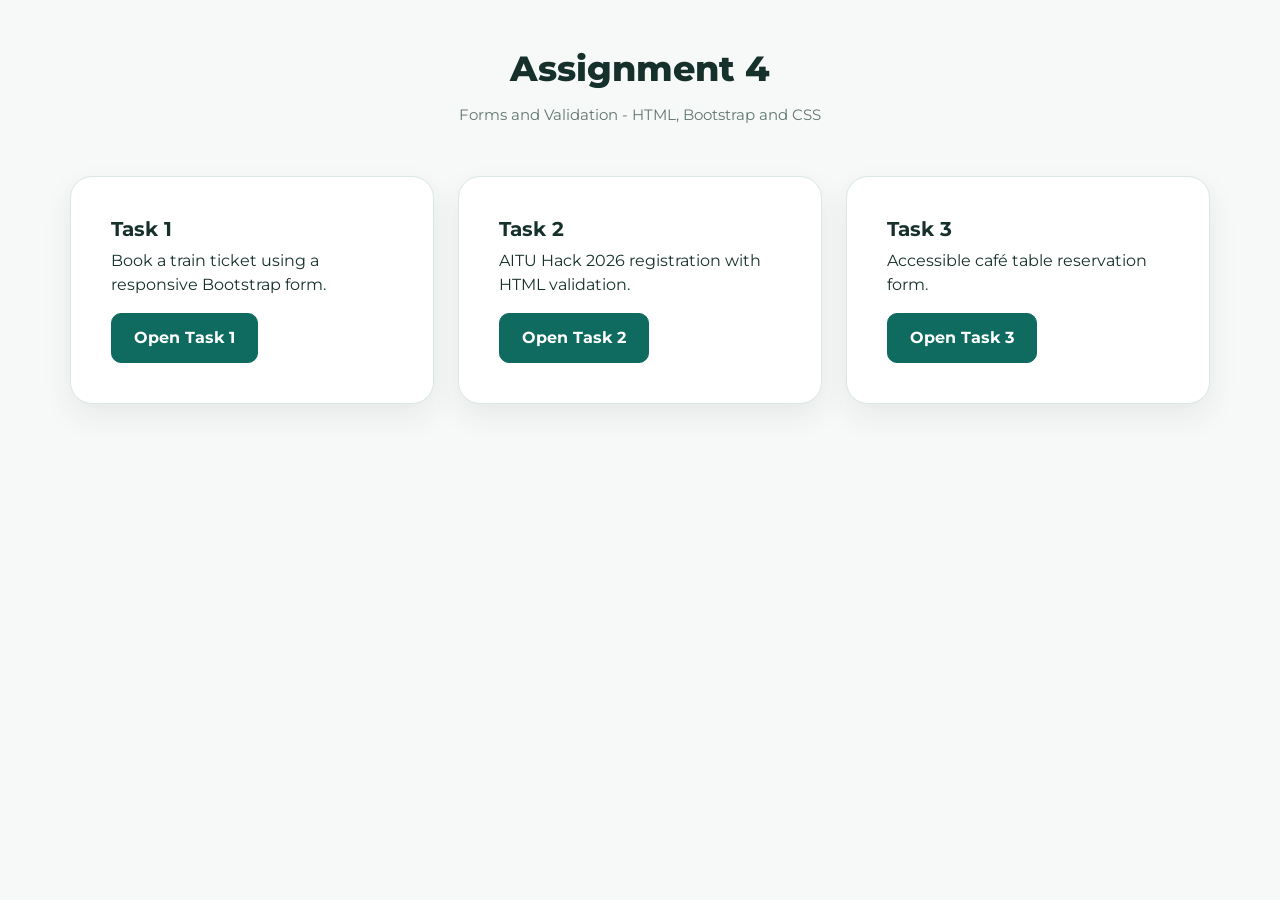
<file: index.html>
<!DOCTYPE html>
<html lang="en">
<head>
  <meta charset="UTF-8">
  <meta name="viewport" content="width=device-width, initial-scale=1.0">
  <title>Assignment 4 - Forms and Validation</title>

  <link rel="stylesheet" href="css/bootstrap.min.css">
  <link rel="stylesheet" href="css/style.css">
</head>
<body>

 <main class="container py-5 home-container">
    <div class="text-center mb-5">
      <h1 class="page-title">Assignment 4</h1>
      <p class="page-subtitle">
        Forms and Validation - HTML, Bootstrap and CSS
      </p>
    </div>

    <div class="row g-4">

      <div class="col-12 col-md-4">
        <div class="form-panel h-100">
          <h2 class="h5 fw-bold">Task 1</h2>
          <p>Book a train ticket using a responsive Bootstrap form.</p>
          <a href="task1.html" class="btn primary-action">
            Open Task 1
          </a>
        </div>
      </div>

      <div class="col-12 col-md-4">
        <div class="form-panel h-100">
          <h2 class="h5 fw-bold">Task 2</h2>
          <p>AITU Hack 2026 registration with HTML validation.</p>
          <a href="task2.html" class="btn primary-action">
            Open Task 2
          </a>
        </div>
      </div>

      <div class="col-12 col-md-4">
        <div class="form-panel h-100">
          <h2 class="h5 fw-bold">Task 3</h2>
          <p>Accessible café table reservation form.</p>
          <a href="task3.html" class="btn primary-action">
            Open Task 3
          </a>
        </div>
      </div>

    </div>
  </main>

</body>
</html>
</file>
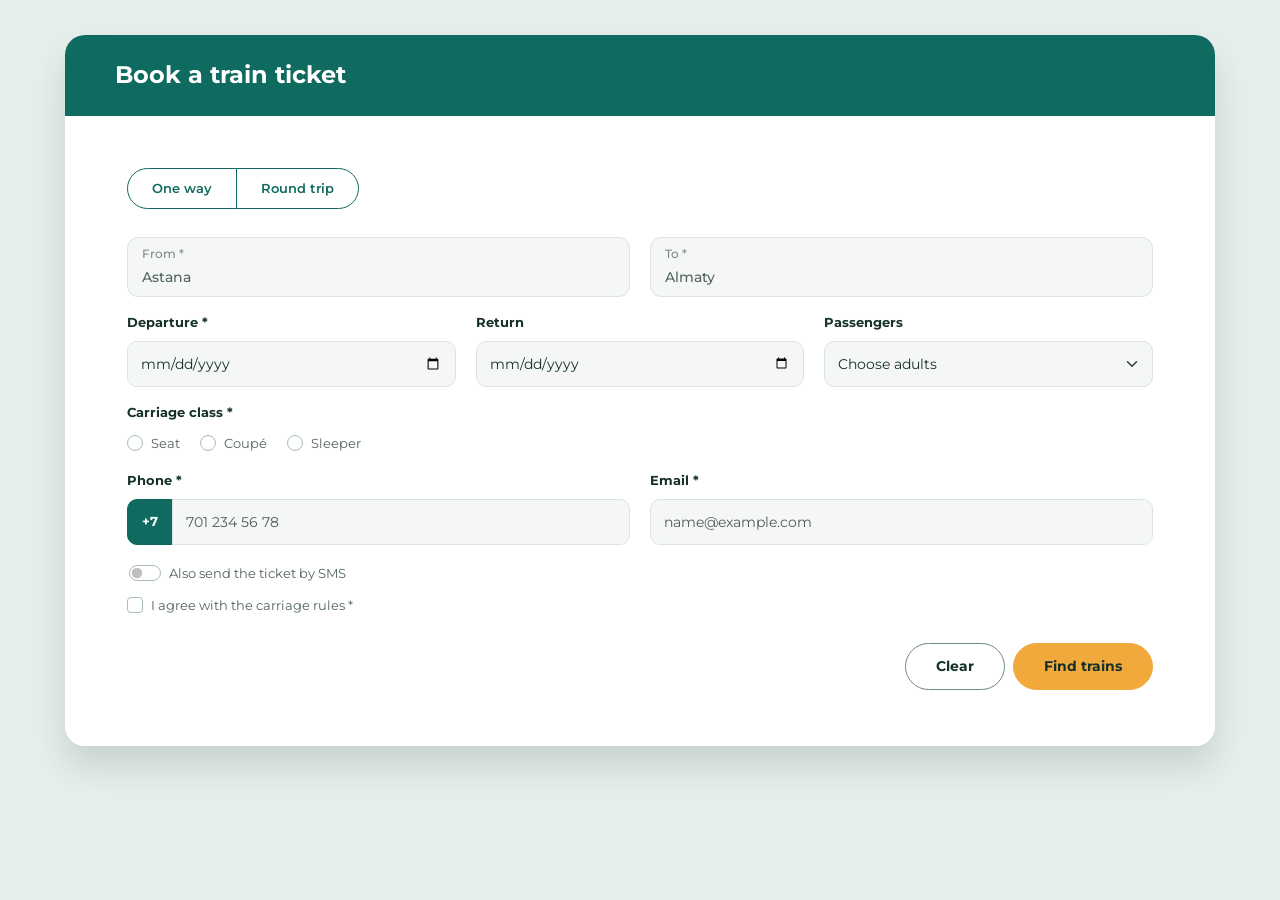
<file: task1.html>
<!DOCTYPE html>
<html lang="en">
<head>
  <meta charset="UTF-8">
  <meta name="viewport" content="width=device-width, initial-scale=1.0">
  <title>Task 1 - Book a Train Ticket</title>

  <link href="https://cdn.jsdelivr.net/npm/bootstrap@5.3.3/dist/css/bootstrap.min.css" rel="stylesheet">
  <link rel="stylesheet" href="css/style.css">
</head>

<body class="ticket-page">

  <main class="container">
    <div class="row justify-content-center">
      <div class="col-12">

        <section class="ticket-shell" aria-labelledby="train-title">

          <header class="ticket-header">
            <h1 id="train-title">Book a train ticket</h1>
          </header>

          <div class="ticket-body">

            <form class="ticket-form" action="task1.html" method="get">

              <!-- Journey type -->
              <fieldset class="border-0 p-0 m-0">
                <legend class="visually-hidden">Journey type</legend>

                <div class="trip-switch">
                  <input type="radio" class="btn-check"
                         id="one-way" name="journey" value="one-way">
                  <label for="one-way" class="btn">One way</label>

                  <input type="radio" class="btn-check"
                         id="round-trip" name="journey" value="round-trip">
                  <label for="round-trip" class="btn">Round trip</label>
                </div>
              </fieldset>

              <!-- From and To -->
              <div class="row g-3 mb-3">

                <div class="col-12 col-md-6">
                  <div class="city-box">
                    <label for="from-city">From *</label>
                    <input type="text"
                           id="from-city"
                           name="from"
                           class="form-control city-control"
                           placeholder="Astana"
                           required>
                  </div>
                </div>

                <div class="col-12 col-md-6">
                  <div class="city-box">
                    <label for="to-city">To *</label>
                    <input type="text"
                           id="to-city"
                           name="to"
                           class="form-control city-control"
                           placeholder="Almaty"
                           required>
                  </div>
                </div>

              </div>

              <!-- Dates and passengers -->
              <div class="row g-3 mb-3">

                <div class="col-12 col-md-4">
                  <label for="departure" class="form-label">
                    Departure *
                  </label>
                  <input type="date"
                         id="departure"
                         name="departure"
                         class="form-control"
                         required>
                </div>

                <div class="col-12 col-md-4">
                  <label for="return-date" class="form-label">
                    Return
                  </label>
                  <input type="date"
                         id="return-date"
                         name="return"
                         class="form-control">
                </div>

                <div class="col-12 col-md-4">
                  <label for="passengers" class="form-label">
                    Passengers
                  </label>
                  <select id="passengers"
                          name="passengers"
                          class="form-select"
                          required>
                    <option value="" selected>Choose adults</option>
                    <option value="1">1 adult</option>
                    <option value="2">2 adults</option>
                    <option value="3">3 adults</option>
                    <option value="4">4 adults</option>
                    <option value="5">5 adults</option>
                    <option value="6">6 adults</option>
                  </select>
                </div>

              </div>

              <!-- Carriage class -->
              <fieldset class="border-0 p-0 mb-3">
                <legend class="mb-2">Carriage class *</legend>

                <div class="class-options">

                  <div class="form-check">
                    <input type="radio"
                           class="form-check-input"
                           id="seat"
                           name="carriage"
                           value="seat"
                           required>
                    <label for="seat" class="form-check-label">
                      Seat
                    </label>
                  </div>

                  <div class="form-check">
                    <input type="radio"
                           class="form-check-input"
                           id="coupe"
                           name="carriage"
                           value="coupe">
                    <label for="coupe" class="form-check-label">
                      Coupé
                    </label>
                  </div>

                  <div class="form-check">
                    <input type="radio"
                           class="form-check-input"
                           id="sleeper"
                           name="carriage"
                           value="sleeper">
                    <label for="sleeper" class="form-check-label">
                      Sleeper
                    </label>
                  </div>

                </div>
              </fieldset>

              <!-- Contact information -->
              <div class="row g-3 mb-3">

                <div class="col-12 col-md-6">
                  <label for="phone" class="form-label">
                    Phone *
                  </label>

                  <div class="input-group">
                    <span class="input-group-text phone-prefix">+7</span>

                    <input type="tel"
                           id="phone"
                           name="phone"
                           class="form-control phone-input"
                           placeholder="701 234 56 78"
                           autocomplete="tel-national"
                           required>
                  </div>
                </div>

                <div class="col-12 col-md-6">
                  <label for="email" class="form-label">
                    Email *
                  </label>
                  <input type="email"
                         id="email"
                         name="email"
                         class="form-control"
                         placeholder="name@example.com"
                         autocomplete="email"
                         required>
                </div>

              </div>

              <!-- SMS switch -->
              <div class="form-check form-switch mb-2">
                <input type="checkbox"
                       class="form-check-input"
                       id="send-sms"
                       name="sms"
                       value="yes"
                       role="switch">
                <label for="send-sms" class="form-check-label">
                  Also send the ticket by SMS
                </label>
              </div>

              <!-- Required agreement -->
              <div class="form-check">
                <input type="checkbox"
                       class="form-check-input"
                       id="agree-rules"
                       name="agree"
                       value="yes"
                       required>
                <label for="agree-rules" class="form-check-label">
                  I agree with the carriage rules *
                </label>
              </div>

              <!-- Buttons: mobile order is reversed using Bootstrap -->
              <div class="ticket-actions d-flex flex-column-reverse
                          flex-sm-row justify-content-sm-end gap-2">

                <button type="reset" class="btn btn-outline-train">
                  Clear
                </button>

                <button type="submit" class="btn btn-find">
                  Find trains
                </button>

              </div>

            </form>

          </div>
        </section>

      </div>
    </div>
  </main>

</body>
</html>
</file>
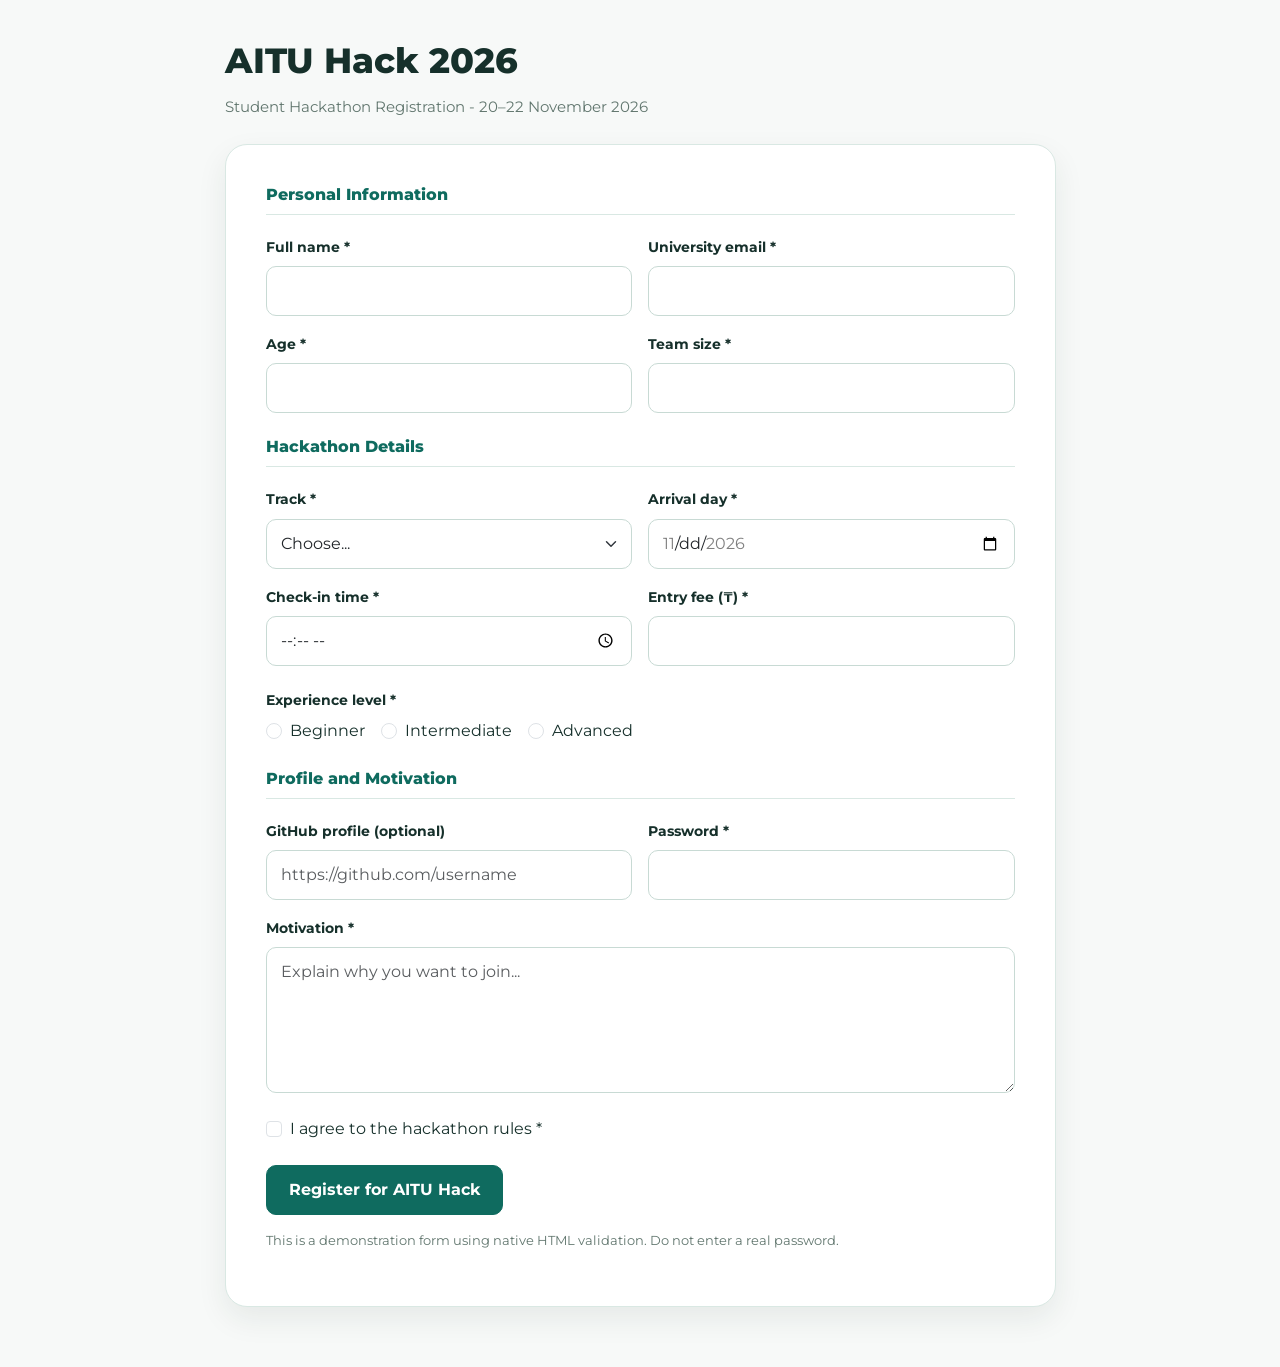
<file: task2.html>
<!DOCTYPE html>
<html lang="en">
<head>
  <meta charset="UTF-8">
  <meta name="viewport" content="width=device-width, initial-scale=1.0">
  <title>Task 2 - AITU Hack 2026</title>

  <link rel="stylesheet" href="css/bootstrap.min.css">
  <link rel="stylesheet" href="css/style.css">
</head>

<body>

  <main class="container content-page">
    <div class="row justify-content-center">
      <div class="col-12 col-lg-9">

        <h1 class="page-title">AITU Hack 2026</h1>
        <p class="page-subtitle">
          Student Hackathon Registration - 20–22 November 2026
        </p>

        <div class="form-panel">

          <form class="validation-form"
                action="task2.html"
                method="post">

            <h2 class="section-heading">Personal Information</h2>

            <div class="row g-3 mb-4">

              <!-- Full name -->
              <div class="col-12 col-md-6">
                <label for="full-name" class="form-label">
                  Full name *
                </label>

                <input type="text"
                       id="full-name"
                       name="fullName"
                       class="form-control"
                       minlength="2"
                       maxlength="40"
                       autocomplete="name"
                       aria-describedby="name-error"
                       required>

                <div id="name-error" class="invalid-feedback">
                  Full name must contain 2–40 characters.
                </div>
              </div>

              <!-- Email -->
              <div class="col-12 col-md-6">
                <label for="university-email" class="form-label">
                  University email *
                </label>

                <input type="email"
                       id="university-email"
                       name="universityEmail"
                       class="form-control"
                       autocomplete="email"
                       aria-describedby="email-error"
                       required>

                <div id="email-error" class="invalid-feedback">
                  Please enter a valid email address.
                </div>
              </div>

              <!-- Age -->
              <div class="col-12 col-md-6">
                <label for="age" class="form-label">
                  Age *
                </label>

                <input type="number"
                       id="age"
                       name="age"
                       class="form-control"
                       min="16"
                       max="30"
                       step="1"
                       aria-describedby="age-error"
                       required>

                <div id="age-error" class="invalid-feedback">
                  Age must be a whole number from 16 to 30.
                </div>
              </div>

              <!-- Team size -->
              <div class="col-12 col-md-6">
                <label for="team-size" class="form-label">
                  Team size *
                </label>

                <input type="number"
                       id="team-size"
                       name="teamSize"
                       class="form-control"
                       min="1"
                       max="4"
                       step="1"
                       aria-describedby="team-error"
                       required>

                <div id="team-error" class="invalid-feedback">
                  Team size must be a whole number from 1 to 4.
                </div>
              </div>

            </div>

            <h2 class="section-heading">Hackathon Details</h2>

            <div class="row g-3 mb-4">

              <!-- Track -->
              <div class="col-12 col-md-6">
                <label for="track" class="form-label">
                  Track *
                </label>

                <select id="track"
                        name="track"
                        class="form-select"
                        aria-describedby="track-error"
                        required>

                  <option value="" selected>Choose...</option>
                  <option value="Web">Web</option>
                  <option value="Mobile">Mobile</option>
                  <option value="AI">AI</option>
                  <option value="GameDev">GameDev</option>
                </select>

                <div id="track-error" class="invalid-feedback">
                  Please select a track.
                </div>
              </div>

              <!-- Arrival day -->
              <div class="col-12 col-md-6">
                <label for="arrival" class="form-label">
                  Arrival day *
                </label>

                <input type="date"
                       id="arrival"
                       name="arrivalDay"
                       class="form-control"
                       min="2026-11-20"
                       max="2026-11-22"
                       step="1"
                       aria-describedby="arrival-error"
                       required>

                <div id="arrival-error" class="invalid-feedback">
                  Choose a date from 20 to 22 November 2026.
                </div>
              </div>

              <!-- Check-in time -->
              <div class="col-12 col-md-6">
                <label for="checkin" class="form-label">
                  Check-in time *
                </label>

                <input type="time"
                       id="checkin"
                       name="checkinTime"
                       class="form-control"
                       min="09:00"
                       max="18:00"
                       step="1800"
                       aria-describedby="checkin-error"
                       required>

                <div id="checkin-error" class="invalid-feedback">
                  Select 09:00–18:00 in 30-minute intervals.
                </div>
              </div>

              <!-- Entry fee -->
              <div class="col-12 col-md-6">
                <label for="entry-fee" class="form-label">
                  Entry fee (₸) *
                </label>

                <input type="number"
                       id="entry-fee"
                       name="entryFee"
                       class="form-control"
                       min="0"
                       max="5000"
                       step="500"
                       aria-describedby="fee-error"
                       required>

                <div id="fee-error" class="invalid-feedback">
                  Enter 0–5000 ₸ in steps of 500 ₸.
                </div>
              </div>

            </div>

            <!-- Experience level -->
            <fieldset class="choice-set mb-4"
                      aria-describedby="experience-error">

              <legend class="form-label">
                Experience level *
              </legend>

              <div class="d-flex flex-wrap gap-3">

                <div class="form-check">
                  <input type="radio"
                         class="form-check-input"
                         id="beginner"
                         name="experience"
                         value="Beginner"
                         required>

                  <label for="beginner" class="form-check-label">
                    Beginner
                  </label>
                </div>

                <div class="form-check">
                  <input type="radio"
                         class="form-check-input"
                         id="intermediate"
                         name="experience"
                         value="Intermediate">

                  <label for="intermediate" class="form-check-label">
                    Intermediate
                  </label>
                </div>

                <div class="form-check">
                  <input type="radio"
                         class="form-check-input"
                         id="advanced"
                         name="experience"
                         value="Advanced">

                  <label for="advanced" class="form-check-label">
                    Advanced
                  </label>
                </div>

              </div>

              <div id="experience-error" class="invalid-feedback">
                Please select your experience level.
              </div>

            </fieldset>

            <h2 class="section-heading">Profile and Motivation</h2>

            <div class="row g-3 mb-4">

              <!-- GitHub profile -->
              <div class="col-12 col-md-6">
                <label for="github" class="form-label">
                  GitHub profile (optional)
                </label>

                <input type="url"
                       id="github"
                       name="github"
                       class="form-control"
                       placeholder="https://github.com/username"
                       aria-describedby="github-error">

                <div id="github-error" class="invalid-feedback">
                  Enter a complete URL, including its scheme.
                </div>
              </div>

              <!-- Password -->
              <div class="col-12 col-md-6">
                <label for="password" class="form-label">
                  Password *
                </label>

                <input type="password"
                       id="password"
                       name="password"
                       class="form-control"
                       minlength="8"
                       maxlength="20"
                       autocomplete="new-password"
                       aria-describedby="password-error"
                       required>

                <div id="password-error" class="invalid-feedback">
                  Password must contain 8–20 characters.
                </div>
              </div>

              <!-- Motivation -->
              <div class="col-12">
                <label for="motivation" class="form-label">
                  Motivation *
                </label>

                <textarea id="motivation"
                          name="motivation"
                          class="form-control"
                          rows="5"
                          minlength="50"
                          maxlength="300"
                          placeholder="Explain why you want to join..."
                          aria-describedby="motivation-error"
                          required></textarea>

                <div id="motivation-error" class="invalid-feedback">
                  Write between 50 and 300 characters.
                </div>
              </div>

            </div>

            <!-- Agreement -->
            <div class="form-check mb-4">

              <input type="checkbox"
                     class="form-check-input"
                     id="rules"
                     name="acceptRules"
                     value="yes"
                     aria-describedby="rules-error"
                     required>

              <label for="rules" class="form-check-label">
                I agree to the hackathon rules *
              </label>

              <div id="rules-error" class="invalid-feedback">
                You must accept the rules.
              </div>

            </div>

            <button type="submit" class="btn primary-action">
              Register for AITU Hack
            </button>

            <p class="form-text mt-3">
              This is a demonstration form using native HTML validation.
              Do not enter a real password.
            </p>

          </form>

        </div>
      </div>
    </div>
  </main>

</body>
</html>
</file>
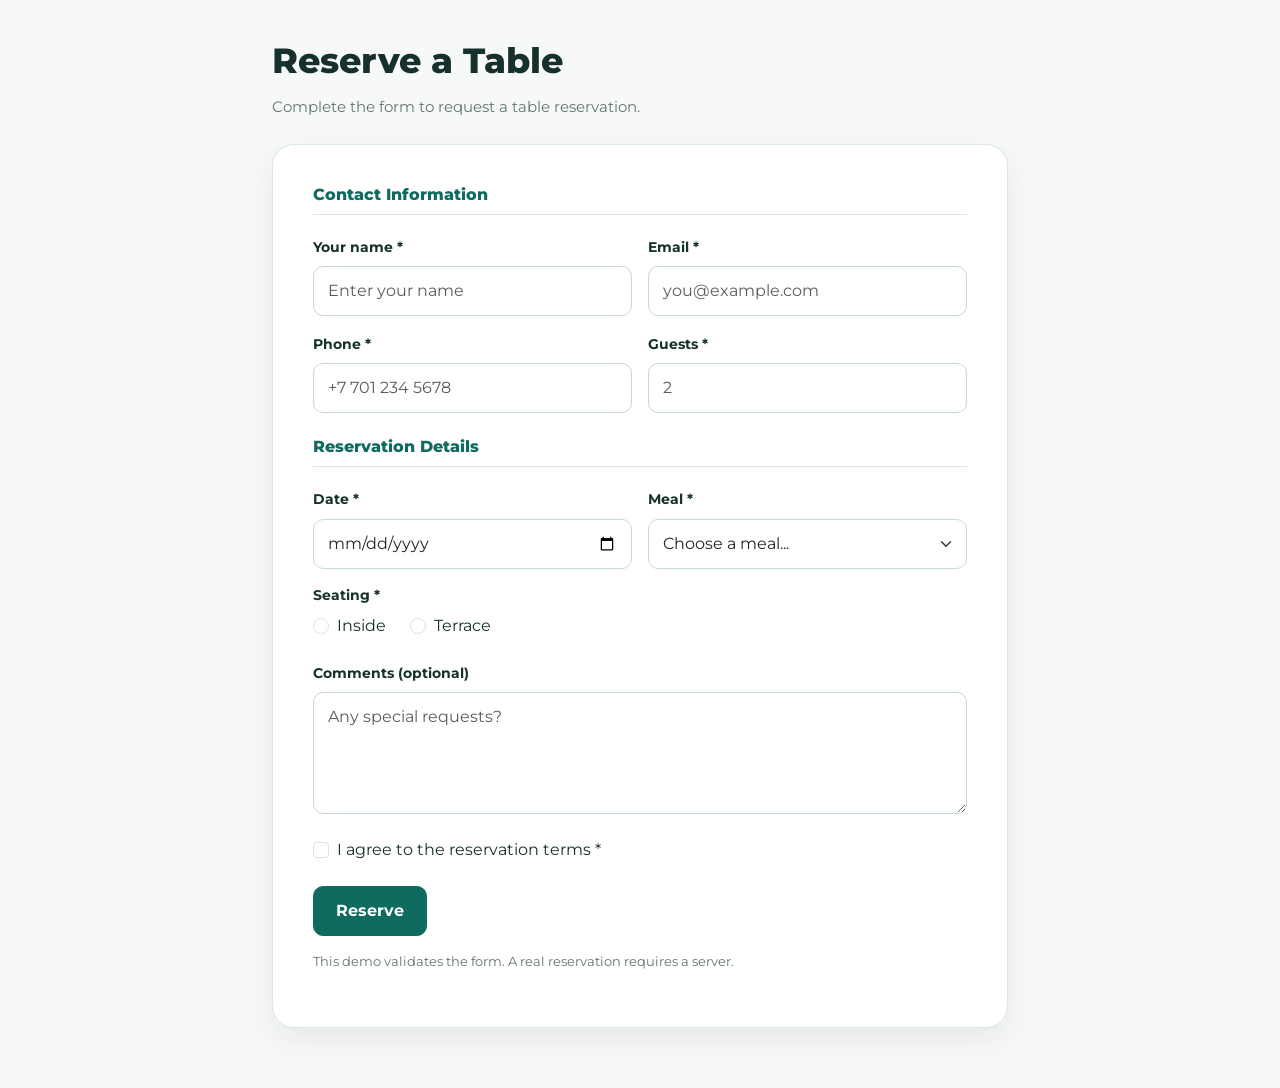
<file: task3.html>
<!DOCTYPE html>
<html lang="en">
<head>
  <meta charset="UTF-8">
  <meta name="viewport" content="width=device-width, initial-scale=1.0">
  <title>Task 3 - Café Reservation</title>

  <link rel="stylesheet" href="css/bootstrap.min.css">
  <link rel="stylesheet" href="css/style.css">
</head>

<body>

  <main class="container content-page">
    <div class="row justify-content-center">
      <div class="col-12 col-lg-8">

        <h1 class="page-title">Reserve a Table</h1>
        <p class="page-subtitle">
          Complete the form to request a table reservation.
        </p>

        <div class="form-panel">

          <form class="reservation-form"
                action="task3.html"
                method="post">

            <h2 class="section-heading">Contact Information</h2>

            <div class="row g-3 mb-4">

              <!-- Name -->
              <div class="col-12 col-md-6">
                <label for="guest-name" class="form-label">
                  Your name *
                </label>

                <input type="text"
                       id="guest-name"
                       name="guestName"
                       class="form-control"
                       autocomplete="name"
                       placeholder="Enter your name"
                       required>
              </div>

              <!-- Email -->
              <div class="col-12 col-md-6">
                <label for="guest-email" class="form-label">
                  Email *
                </label>

                <input type="email"
                       id="guest-email"
                       name="guestEmail"
                       class="form-control"
                       autocomplete="email"
                       placeholder="you@example.com"
                       required>
              </div>

              <!-- Phone -->
              <div class="col-12 col-md-6">
                <label for="guest-phone" class="form-label">
                  Phone *
                </label>

                <input type="tel"
                       id="guest-phone"
                       name="guestPhone"
                       class="form-control"
                       autocomplete="tel"
                       placeholder="+7 701 234 5678"
                       required>
              </div>

              <!-- Guests -->
              <div class="col-12 col-md-6">
                <label for="guests" class="form-label">
                  Guests *
                </label>

                <input type="number"
                       id="guests"
                       name="guests"
                       class="form-control"
                       min="1"
                       step="1"
                       placeholder="2"
                       required>
              </div>

            </div>

            <h2 class="section-heading">Reservation Details</h2>

            <div class="row g-3 mb-3">

              <!-- Date -->
              <div class="col-12 col-md-6">
                <label for="reservation-date" class="form-label">
                  Date *
                </label>

                <input type="date"
                       id="reservation-date"
                       name="reservationDate"
                       class="form-control"
                       required>
              </div>

              <!-- Meal -->
              <div class="col-12 col-md-6">
                <label for="meal" class="form-label">
                  Meal *
                </label>

                <select id="meal"
                        name="meal"
                        class="form-select"
                        required>

                  <option value="" selected>Choose a meal...</option>
                  <option value="lunch">Lunch</option>
                  <option value="dinner">Dinner</option>
                </select>
              </div>

            </div>

            <!-- Seating -->
            <fieldset class="border-0 p-0 mb-3">
              <legend class="form-label mb-2">
                Seating *
              </legend>

              <div class="d-flex flex-wrap gap-4">

                <div class="form-check">
                  <input type="radio"
                         id="inside"
                         name="seating"
                         value="inside"
                         class="form-check-input"
                         required>

                  <label for="inside" class="form-check-label">
                    Inside
                  </label>
                </div>

                <div class="form-check">
                  <input type="radio"
                         id="terrace"
                         name="seating"
                         value="terrace"
                         class="form-check-input">

                  <label for="terrace" class="form-check-label">
                    Terrace
                  </label>
                </div>

              </div>
            </fieldset>

            <!-- Comments -->
            <div class="mb-4">
              <label for="comments" class="form-label">
                Comments (optional)
              </label>

              <textarea id="comments"
                        name="comments"
                        class="form-control"
                        rows="4"
                        placeholder="Any special requests?"></textarea>
            </div>

            <!-- Agreement -->
            <div class="form-check mb-4">
              <input type="checkbox"
                     id="terms"
                     name="agreeToTerms"
                     value="yes"
                     class="form-check-input"
                     required>

              <label for="terms" class="form-check-label">
                I agree to the reservation terms *
              </label>
            </div>

            <!-- Submit -->
            <button type="submit" class="btn primary-action">
              Reserve
            </button>

            <p class="form-text mt-3">
              This demo validates the form.
              A real reservation requires a server.
            </p>

          </form>

        </div>
      </div>
    </div>
  </main>

</body>
</html>
</file>
<file: css/style.css>
/* =========================================
   Assignment 4 - Forms and Validation
   Custom CSS for Bootstrap 5
   ========================================= */

@import url('https://fonts.googleapis.com/css2?family=Montserrat:wght@400;500;600;700;800&display=swap');


/* ---------- Theme colors ---------- */

:root {
  --primary-green: #0F6B5F;
  --accent-yellow: #F2A93B;
  --dark-green: #16302B;
  --light-background: #F4F7F5;
  --light-green: #E6EFEC;
  --border-green: #D9E8E3;
}


/* ---------- General styles ---------- */

body {
  margin: 0;
  font-family: 'Montserrat', Arial, sans-serif;
  color: var(--dark-green);
  background-color: #f7f9f8;
}

.page-title {
  font-size: clamp(1.5rem, 3vw, 2.2rem);
  font-weight: 800;
  color: var(--dark-green);
  margin-bottom: 12px;
}

.page-subtitle {
  color: #61766e;
  font-size: 0.94rem;
  line-height: 1.7;
  margin-bottom: 24px;
}

.content-page {
  padding-top: 40px;
  padding-bottom: 60px;
}


/* ---------- Shared form panels ---------- */

.form-panel {
  background-color: white;
  border: 1px solid var(--border-green);
  border-radius: 22px;
  padding: clamp(20px, 4vw, 40px);
  box-shadow: 0 12px 30px rgba(22, 48, 43, 0.08);
}

.form-panel .form-label,
.form-panel legend {
  font-size: 0.88rem;
  font-weight: 700;
}

.form-panel .form-control,
.form-panel .form-select {
  border: 1px solid #c8dad4;
  border-radius: 10px;
  padding: 12px 14px;
}

.form-panel .form-control:focus,
.form-panel .form-select:focus {
  border-color: var(--primary-green);
  box-shadow: 0 0 0 0.2rem rgba(15, 107, 95, 0.12);
}

.section-heading {
  color: var(--primary-green);
  font-size: 1rem;
  font-weight: 800;
  border-bottom: 1px solid var(--border-green);
  padding-bottom: 10px;
  margin-bottom: 20px;
}

.form-panel .form-check-input:checked {
  background-color: var(--primary-green);
  border-color: var(--primary-green);
}

.form-panel .form-text {
  color: #61766e;
  font-size: 0.8rem;
}


/* ---------- General buttons ---------- */

.primary-action {
  background-color: var(--primary-green);
  border: 1px solid var(--primary-green);
  border-radius: 10px;
  color: white;
  font-weight: 700;
  padding: 12px 22px;
}

.primary-action:hover {
  background-color: #095448;
  border-color: #095448;
  color: white;
}


/* =========================================
   TASK 1 - TRAIN TICKET
   ========================================= */

.ticket-page {
  background-color: var(--light-green);
  min-height: 100vh;
  padding: clamp(14px, 4vw, 48px) 0;
}

.ticket-shell {
  background-color: white;
  border: 1px solid var(--border-green);
  border-radius: 22px;
  overflow: hidden;
  box-shadow: 0 20px 34px rgba(22, 48, 43, 0.15);
}


/* Header */

.ticket-header {
  background-color: var(--primary-green);
  color: white;
  padding: 22px 28px;
}

.ticket-header h1 {
  margin: 0;
  font-size: clamp(1rem, 1.7vw, 1.35rem);
  font-weight: 800;
}


/* Body */

.ticket-body {
  padding: clamp(18px, 3vw, 38px);
}


/* One way / Round trip */

.trip-switch {
  display: inline-flex;
  margin-bottom: 24px;
}

.trip-switch .btn {
  background-color: white;
  color: var(--primary-green);
  border: 1px solid var(--primary-green);
  padding: 9px 24px;
  font-size: 0.81rem;
  font-weight: 700;
}

.trip-switch .btn:first-of-type {
  border-radius: 30px 0 0 30px;
}

.trip-switch .btn:last-of-type {
  border-radius: 0 30px 30px 0;
  margin-left: -1px;
}

.trip-switch .btn-check:checked + .btn {
  background-color: var(--primary-green);
  border-color: var(--primary-green);
  color: white;
}

.trip-switch .btn-check:focus-visible + .btn {
  box-shadow: 0 0 0 4px rgba(242, 169, 59, 0.5);
}

.trip-switch .btn:hover {
  background-color: var(--light-green);
}

.trip-switch .btn-check:checked + .btn:hover {
  background-color: var(--primary-green);
  color: white;
}


/* From / To boxes */

.city-box {
  background-color: var(--light-background);
  border: 1px solid var(--border-green);
  border-radius: 12px;
  padding: 7px 13px;
}

.city-box label {
  display: block;
  font-size: 0.72rem;
  color: #748782;
  margin-bottom: 2px;
}

.city-box input {
  width: 100%;
  border: none;
  background: transparent;
  padding: 0;
  color: var(--dark-green);
  font-size: 0.91rem;
  font-weight: 600;
}

.city-box input::placeholder {
  color: #698078;
  opacity: 1;
}

.city-box:focus-within {
  outline: 2px solid var(--primary-green);
  outline-offset: 1px;
}

.city-box input:focus {
  outline: none;
  box-shadow: none;
}


/* Ticket labels */

.ticket-form .form-label,
.ticket-form legend {
  font-size: 0.78rem;
  font-weight: 700;
  color: var(--dark-green);
  margin-bottom: 7px;
}


/* Inputs */

.ticket-form .form-control:not(.city-control),
.ticket-form .form-select {
  background-color: var(--light-background);
  border: 1px solid var(--border-green);
  border-radius: 11px;
  color: var(--dark-green);
  font-size: 0.87rem;
  padding: 11px 13px;
}

.ticket-form .form-control:focus,
.ticket-form .form-select:focus {
  border-color: var(--primary-green);
  box-shadow: 0 0 0 0.18rem rgba(15, 107, 95, 0.12);
}

.ticket-form .form-check-input:checked {
  background-color: var(--primary-green);
  border-color: var(--primary-green);
}

.ticket-form .form-check-label {
  font-size: 0.83rem;
}

.ticket-form fieldset {
  min-width: 0;
}


/* Carriage radio buttons */

.class-options {
  display: flex;
  flex-wrap: wrap;
  gap: 18px;
}


/* Phone input group */

.phone-prefix {
  background-color: var(--primary-green);
  color: white;
  border: 1px solid var(--primary-green);
  border-radius: 11px 0 0 11px;
  font-size: 0.83rem;
  font-weight: 700;
}

.ticket-form .phone-input {
  border-radius: 0 11px 11px 0 !important;
}


/* SMS switch */

.ticket-form .form-switch {
  padding-left: 2.65em;
}


/* Ticket action buttons */

.ticket-actions {
  margin-top: 24px;
}

.ticket-actions .btn {
  border-radius: 999px;
  font-size: 0.83rem;
  font-weight: 800;
  padding: 11px 25px;
}

.btn-outline-train {
  background-color: white;
  color: var(--dark-green);
  border: 1.5px solid #829c93;
}

.btn-outline-train:hover {
  background-color: var(--light-green);
  color: var(--primary-green);
  border-color: var(--primary-green);
}

.btn-find {
  background-color: var(--accent-yellow);
  border: 1px solid var(--accent-yellow);
  color: var(--dark-green);
}

.btn-find:hover {
  background-color: #e39b30;
  border-color: #e39b30;
  color: var(--dark-green);
}


/* =========================================
   TASK 2 - HTML VALIDATION
   ========================================= */



.validation-form input:user-invalid,
.validation-form select:user-invalid,
.validation-form textarea:user-invalid {
  border-color: #cf3a40;
}

.validation-form input:user-invalid:focus,
.validation-form select:user-invalid:focus,
.validation-form textarea:user-invalid:focus {
  box-shadow: 0 0 0 0.2rem rgba(207, 58, 64, 0.16);
}


/* Text, number, email, date, time, URL and textarea */

.validation-form .form-control:user-invalid ~ .invalid-feedback,
.validation-form .form-select:user-invalid ~ .invalid-feedback {
  display: block;
}


/* Required agreement checkbox */

.validation-form .form-check-input:user-invalid ~ .invalid-feedback {
  display: block;
}

.validation-form .form-check-input:user-invalid {
  border-color: #cf3a40;
}


/* Required radio group */

.validation-form .choice-set:has(.form-check-input:user-invalid)
> .invalid-feedback {
  display: block;
}

.validation-form .invalid-feedback {
  font-size: 0.79rem;
}


/* Radio group container */

.validation-form .choice-set {
  border: none;
  padding: 0;
  margin: 0;
}

.validation-form textarea {
  min-height: 132px;
}


/* =========================================
   TASK 3 - RESERVATION FORM
   ========================================= */

.reservation-form .form-check {
  margin-bottom: 7px;
}


/* =========================================
   ACCESSIBILITY
   ========================================= */

a:focus-visible,
button:focus-visible,
input:focus-visible,
select:focus-visible,
textarea:focus-visible {
  outline: 3px solid #cf831a;
  outline-offset: 3px;
}


/* =========================================
   MOBILE RESPONSIVENESS
   ========================================= */

@media (max-width: 575.98px) {

  .ticket-page {
    padding-top: 14px;
    padding-bottom: 14px;
  }

  .ticket-shell {
    border-radius: 13px;
  }

  .ticket-header {
    padding: 17px;
  }

  .ticket-header h1 {
    font-size: 1rem;
  }

  .ticket-body {
    padding: 16px;
  }

  .trip-switch {
    display: flex;
    margin-bottom: 18px;
  }

  .trip-switch .btn {
    flex: 1;
    padding: 10px 6px;
    font-size: 0.73rem;
  }

  .class-options {
    gap: 9px;
  }

  .ticket-form .form-check-label {
    font-size: 0.75rem;
  }

  .ticket-actions .btn {
    width: 100%;
  }

  .form-panel {
    border-radius: 16px;
  }

}


/* ==========================================
   TASK 1 - TRAIN TICKET DESIGN
   ========================================== */

:root {
  --train-green: #0F6B5F;
  --train-yellow: #F2A93B;
  --train-dark: #16302B;
  --train-field: #F4F7F5;
  --train-background: #E6EFEC;
}

/* Page background */

.ticket-page {
  min-height: 100vh;
  background-color: var(--train-background);
  color: var(--train-dark);
  font-family: "Montserrat", Arial, sans-serif;
  padding: 35px 0;
}

/* White booking card */

.ticket-shell {
  background-color: #ffffff;
  border: none;
  border-radius: 20px;
  overflow: hidden;
  box-shadow: 0 20px 35px rgba(22, 48, 43, 0.15);
}

/* Green header */

.ticket-header {
  background-color: var(--train-green);
  color: #ffffff;
  padding: 26px 50px;
}

.ticket-header h1 {
  color: #ffffff;
  font-size: 1.5rem;
  font-weight: 700;
  margin: 0;
}

/* White form content */

.ticket-body {
  background-color: #ffffff;
  padding: 52px 62px 56px;
}

/* One way / Round trip buttons */

.trip-switch {
  display: inline-flex;
  margin-bottom: 28px;
}

.trip-switch .btn {
  background-color: #ffffff;
  color: var(--train-green);
  border: 1px solid var(--train-green);
  border-radius: 0;
  padding: 10px 24px;
  font-size: 0.82rem;
  font-weight: 600;
  transition: background-color 0.2s;
}

.trip-switch .btn:first-of-type {
  border-radius: 30px 0 0 30px;
}

.trip-switch .btn:last-of-type {
  border-radius: 0 30px 30px 0;
  margin-left: -1px;
}

.trip-switch .btn-check:checked + .btn {
  background-color: var(--train-green);
  border-color: var(--train-green);
  color: #ffffff;
}

.trip-switch .btn-check:focus-visible + .btn {
  outline: 3px solid var(--train-yellow);
  outline-offset: 3px;
}

/* From and To input boxes */

.city-box {
  background-color: var(--train-field);
  border: 1px solid #d8e5e0;
  border-radius: 11px;
  padding: 8px 14px;
}

.city-box label {
  display: block;
  color: #7b8b86;
  font-size: 0.72rem;
  font-weight: 500;
  margin-bottom: 3px;
}

.ticket-form .city-box .city-control {
  background: transparent;
  color: var(--train-dark);
  border: none;
  border-radius: 0;
  box-shadow: none;
  padding: 0;
  font-size: 0.9rem;
  font-weight: 500;
}

.city-box input::placeholder {
  color: #52645e;
  opacity: 1;
}

.city-box:focus-within {
  outline: 2px solid var(--train-green);
  outline-offset: 1px;
}

/* Form labels */

.ticket-form .form-label,
.ticket-form legend {
  display: block;
  color: var(--train-dark);
  font-size: 0.82rem;
  font-weight: 700;
  margin-bottom: 8px;
}

/* Date, email, phone and select fields */

.ticket-form .form-control:not(.city-control),
.ticket-form .form-select {
  background-color: var(--train-field);
  color: var(--train-dark);
  border: 1px solid #d8e5e0;
  border-radius: 10px;
  padding: 12px 13px;
  font-size: 0.85rem;
}

.ticket-form .form-control:focus,
.ticket-form .form-select:focus {
  border-color: var(--train-green);
  box-shadow: 0 0 0 3px rgba(15, 107, 95, 0.12);
}

/* Spacing between form columns */

.ticket-form .row.g-3 {
  --bs-gutter-x: 1.25rem;
  --bs-gutter-y: 1.15rem;
}

/* Carriage class radio buttons */

.class-options {
  display: flex;
  flex-wrap: wrap;
  gap: 20px;
}

.class-options .form-check {
  margin-bottom: 0;
}

.ticket-form .form-check-input {
  border-color: #a9bdb5;
  cursor: pointer;
}

.ticket-form .form-check-input:checked {
  background-color: var(--train-green);
  border-color: var(--train-green);
}

.ticket-form .form-check-input:focus-visible {
  outline: 3px solid var(--train-yellow);
  outline-offset: 2px;
}

.ticket-form .form-check-label {
  color: #53645e;
  font-size: 0.82rem;
  cursor: pointer;
}

/* Phone input group */

.ticket-form .phone-prefix {
  background-color: var(--train-green);
  color: #ffffff;
  border: 1px solid var(--train-green);
  border-radius: 10px 0 0 10px;
  font-size: 0.83rem;
  font-weight: 700;
  padding: 0 14px;
}

.ticket-form .phone-input {
  border-radius: 0 10px 10px 0 !important;
}

/* SMS switch */

.ticket-form .form-switch {
  margin-top: 12px;
  margin-bottom: 12px;
  padding-left: 2.6em;
}

.ticket-form .form-switch .form-check-input:checked {
  background-color: var(--train-green);
}

/* Bottom action buttons */

.ticket-actions {
  margin-top: 26px;
}

.ticket-actions .btn {
  border-radius: 30px;
  font-size: 0.85rem;
  font-weight: 700;
  padding: 12px 30px;
}

/* Clear button */

.ticket-actions .btn-outline-train {
  background-color: #ffffff;
  color: var(--train-dark);
  border: 1px solid #6d8981;
}

.ticket-actions .btn-outline-train:hover {
  background-color: var(--train-field);
  border-color: var(--train-green);
  color: var(--train-green);
}

/* Find trains button */

.ticket-actions .btn-find {
  background-color: var(--train-yellow);
  color: var(--train-dark);
  border: 1px solid var(--train-yellow);
}

.ticket-actions .btn-find:hover {
  background-color: #e69c2e;
  border-color: #e69c2e;
  color: var(--train-dark);
}

/* ==========================================
   MOBILE DESIGN - 375px
   ========================================== */

@media (max-width: 575.98px) {

  .ticket-page {
    padding: 14px 0;
  }

  .ticket-shell {
    border-radius: 15px;
  }

  .ticket-header {
    padding: 20px;
  }

  .ticket-header h1 {
    font-size: 1.03rem;
  }

  .ticket-body {
    padding: 20px;
  }

  /* Journey buttons fill available space */

  .trip-switch {
    display: flex;
    margin-bottom: 20px;
  }

  .trip-switch .btn {
    flex: 1;
    font-size: 0.76rem;
    padding: 10px 8px;
  }

  /* Compact mobile spacing */

  .ticket-form .row.g-3 {
    --bs-gutter-y: 0.9rem;
  }

  .ticket-form .form-label,
  .ticket-form legend {
    font-size: 0.78rem;
    margin-bottom: 6px;
  }

  .ticket-form .form-control:not(.city-control),
  .ticket-form .form-select {
    padding: 10px 11px;
    font-size: 0.82rem;
  }

  .city-box {
    padding: 7px 11px;
  }

  /* Radio buttons on one row */

  .class-options {
    gap: 12px;
  }

  .class-options .form-check-label {
    font-size: 0.74rem;
  }

  /* Find trains above Clear */

  .ticket-actions {
    margin-top: 22px;
  }

  .ticket-actions .btn {
    width: 100%;
    padding: 12px;
    font-size: 0.81rem;
  }

}


/* Home page spacing */

.home-container {
  max-width: 1200px;
  margin: 0 auto;
  padding-left: 30px;
  padding-right: 30px;
  box-sizing: border-box;
}

/* Mobile spacing */

@media (max-width: 575.98px) {
  .home-container {
    padding-left: 15px;
    padding-right: 15px;
  }
}

/* Task 1 - Left and right spacing */

.ticket-page .container {
  width: 100%;
  max-width: 1200px;
  margin: 0 auto;
  padding-left: 25px;
  padding-right: 25px;
  box-sizing: border-box;
}

/* Mobile spacing */

@media (max-width: 575.98px) {
  .ticket-page .container {
    padding-left: 12px;
    padding-right: 12px;
  }
}
</file>
